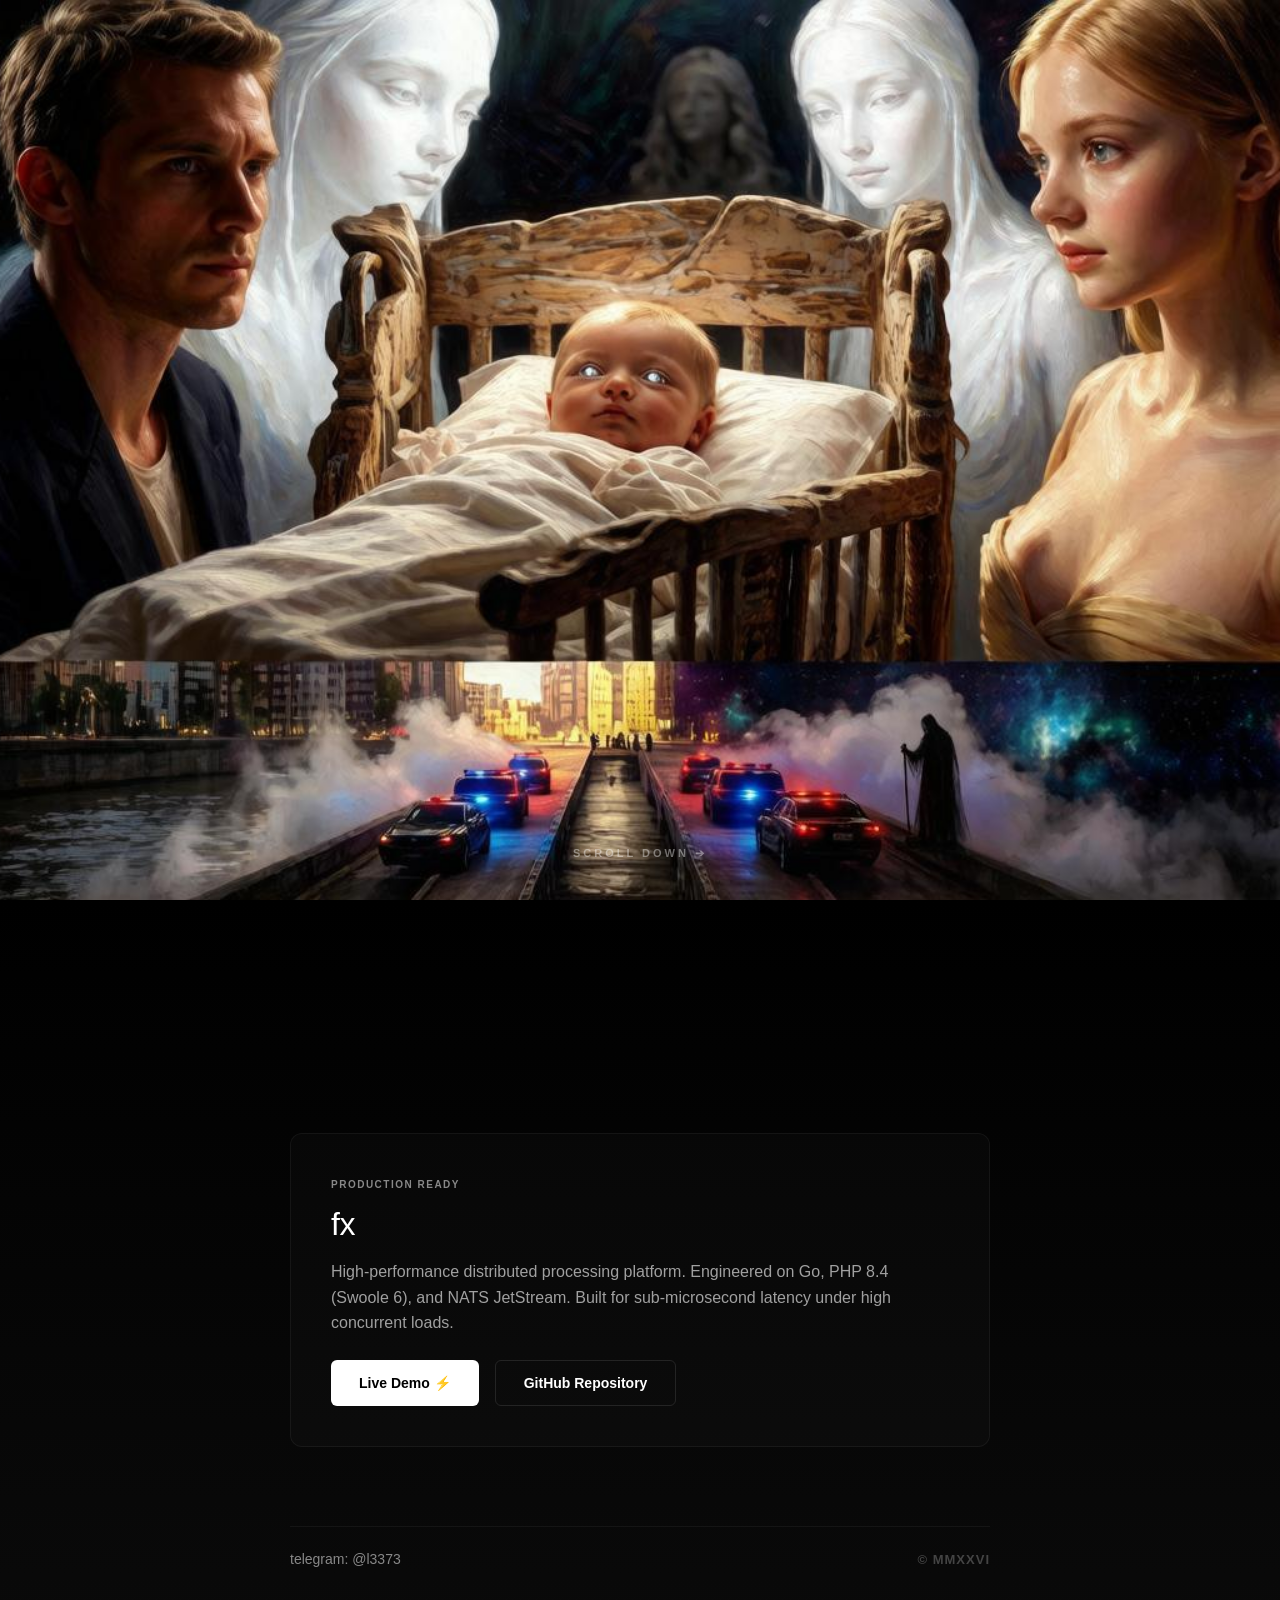
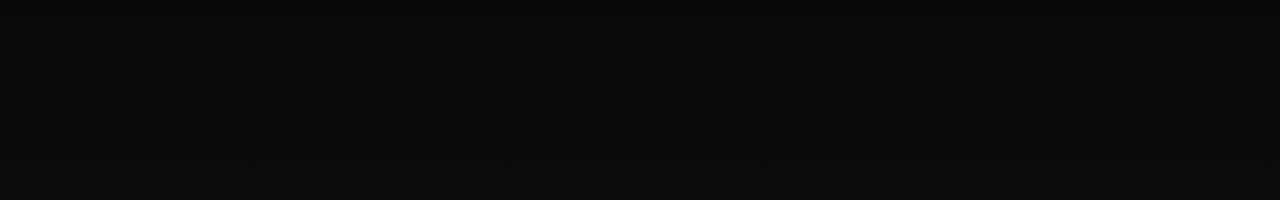
<file: index.html>
<!doctype html>
<html lang="en">
  <head>
    <meta charset="UTF-8" />
    <meta name="viewport" content="width=device-width, initial-scale=1.0" />
    <title>trixter.xyz</title>

    <!-- Meta Tags for Telegram / Social Media Sharing -->
    <meta property="og:type" content="website" />
    <meta property="og:title" content="trixter.xyz" />
    <meta property="og:site_name" content="trixter.xyz" />
    <meta
      property="og:description"
      content="Principal Backend Infrastructure & Architecture."
    />
    <meta
      property="og:image"
      content="https://trixter.xyz/assets/hero-path.jpg"
    />
    <meta property="og:url" content="https://trixter.xyz/" />

    <link rel="stylesheet" href="assets/style.css" />
  </head>
  <body>
    <!-- Screen 1: The Art (100vh) -->
    <section class="hero-section">
      <img src="assets/hero-path.jpg" alt="---" class="hero-art" />
      <div class="scroll-hint">Scroll down ➔</div>
    </section>

    <!-- Screen 2: Clean Tech & Production Links -->
    <section class="info-section">
      <div class="container">
        <div class="project-card fade-in-element">
          <span class="tag">PRODUCTION READY</span>
          <h2>fx</h2>
          <p>
            High-performance distributed processing platform. Engineered on Go,
            PHP 8.4 (Swoole 6), and NATS JetStream. Built for sub-microsecond
            latency under high concurrent loads.
          </p>
          <div class="links-group">
            <a href="https://fx.trixter.xyz" target="_blank" class="btn primary"
              >Live Demo ⚡</a
            >
            <a
              href="https://github.com/centaur-vova/fx"
              target="_blank"
              class="btn secondary"
              >GitHub Repository</a
            >
          </div>
        </div>

        <footer class="site-footer fade-in-element">
          <a
            href="https://t.me/trixter_xyz"
            target="_blank"
            class="contact-link"
            >telegram: @l3373</a
          >
          <span class="domain-badge">&copy; MMXXVI</span>
        </footer>
      </div>
    </section>

    <script src="assets/script.js"></script>
  </body>
</html>
</file>
<file: assets/style.css>
/* Zeroing and Global Styles */
* {
  margin: 0;
  padding: 0;
  box-sizing: border-box;
}

html {
  scroll-behavior: smooth;
  scroll-snap-type: y mandatory;
}

body {
  background-color: #080808;
  font-family:
    -apple-system, BlinkMacSystemFont, "Segoe UI", Roboto, Helvetica, Arial,
    sans-serif;
  color: #e5e5e5;
  overflow-x: hidden;
}

/* First Screen: Fullscreen Art */
.hero-section {
  position: relative;
  overflow: hidden;
  display: flex;
  justify-content: center;
  align-items: center;
  background-color: #000;
}

.hero-section,
.info-section {
  width: 100%;
  height: 100vh;
  scroll-snap-align: start;
  scroll-snap-stop: always;
}

.hero-art {
  width: 100%;
  height: 100%;
  object-fit: cover;
  pointer-events: none; /* Prevents image dragging and right-click disruption */
}

/* Pulsing Scroll Indicator */
.scroll-hint {
  position: absolute;
  bottom: 40px;
  font-size: 11px;
  font-weight: 600;
  letter-spacing: 3px;
  text-transform: uppercase;
  color: #fff;
  opacity: 0.4;
  animation: pulse 2.5s infinite ease-in-out;
}

@keyframes pulse {
  0% {
    transform: translateY(0);
    opacity: 0.2;
  }
  50% {
    transform: translateY(-6px);
    opacity: 0.7;
  }
  100% {
    transform: translateY(0);
    opacity: 0.2;
  }
}

/* Second Screen: Content Area */
.info-section {
  padding: 0 24px;
  background: linear-gradient(180deg, #000000 0%, #0c0c0c 100%);
  display: flex;
  align-items: center;
  justify-content: center;
}

.container {
  max-width: 700px;
  width: 100%;
  margin: 0 auto;
}

/* Tech Cards Component */
.project-card,
.blog-card-preview {
  background: rgba(255, 255, 255, 0.02);
  border: 1px solid rgba(255, 255, 255, 0.05);
  padding: 40px;
  border-radius: 12px;
  margin-bottom: 40px;
  transition: border-color 0.3s ease;
}

.project-card:hover,
.blog-card-preview:hover {
  border-color: rgba(255, 255, 255, 0.15);
}

.tag {
  display: inline-block;
  font-size: 10px;
  font-weight: 700;
  letter-spacing: 1.5px;
  color: #888;
  margin-bottom: 16px;
}

h2 {
  font-size: 32px;
  font-weight: 500;
  color: #fff;
  margin-bottom: 16px;
  letter-spacing: -0.5px;
}

p {
  font-size: 16px;
  line-height: 1.6;
  color: #a0a0a0;
  margin-bottom: 24px;
}

/* Buttons System */
.links-group {
  display: flex;
  gap: 16px;
  flex-wrap: wrap;
}

.btn {
  display: inline-flex;
  align-items: center;
  padding: 14px 28px;
  border-radius: 6px;
  font-size: 14px;
  font-weight: 600;
  text-decoration: none;
  transition: all 0.2s cubic-bezier(0.4, 0, 0.2, 1);
}

.btn.primary {
  background-color: #fff;
  color: #000;
}

.btn.primary:hover {
  background-color: #eceece;
  transform: translateY(-2px);
}

.btn.secondary {
  border: 1px solid rgba(255, 255, 255, 0.1);
  color: #fff;
}

.btn.secondary:hover {
  background: rgba(255, 255, 255, 0.04);
  border-color: rgba(255, 255, 255, 0.3);
  transform: translateY(-2px);
}

/* Blog Link */
.blog-link {
  font-size: 14px;
  color: #fff;
  text-decoration: none;
  font-weight: 600;
  transition: opacity 0.2s ease;
}

.blog-link:hover {
  opacity: 0.7;
}

/* Footer Section */
.site-footer {
  margin-top: 80px;
  padding-top: 24px;
  border-top: 1px solid rgba(255, 255, 255, 0.05);
  display: flex;
  justify-content: space-between;
  align-items: center;
}

.contact-link {
  color: #888;
  font-size: 14px;
  text-decoration: none;
  transition: color 0.2s ease;
}

.contact-link:hover {
  color: #fff;
}

.domain-badge {
  font-size: 13px;
  font-weight: 600;
  color: #444;
  letter-spacing: 1px;
}

/* Responsive Scaling */
@media (max-width: 600px) {
  .project-card,
  .blog-card-preview {
    padding: 24px;
  }
  h2 {
    font-size: 26px;
  }
  .btn {
    width: 100%;
    justify-content: center;
  }
  .site-footer {
    flex-direction: column;
    gap: 16px;
    text-align: center;
  }
}

/* JS Animation Styles */
.fade-in-element {
  opacity: 0;
  transform: translateY(30px);
  transition:
    opacity 0.8s cubic-bezier(0.25, 1, 0.5, 1),
    transform 0.8s cubic-bezier(0.25, 1, 0.5, 1);
  will-change: opacity, transform;
}

.fade-in-element.is-visible {
  opacity: 1;
  transform: translateY(0);
}
</file>
